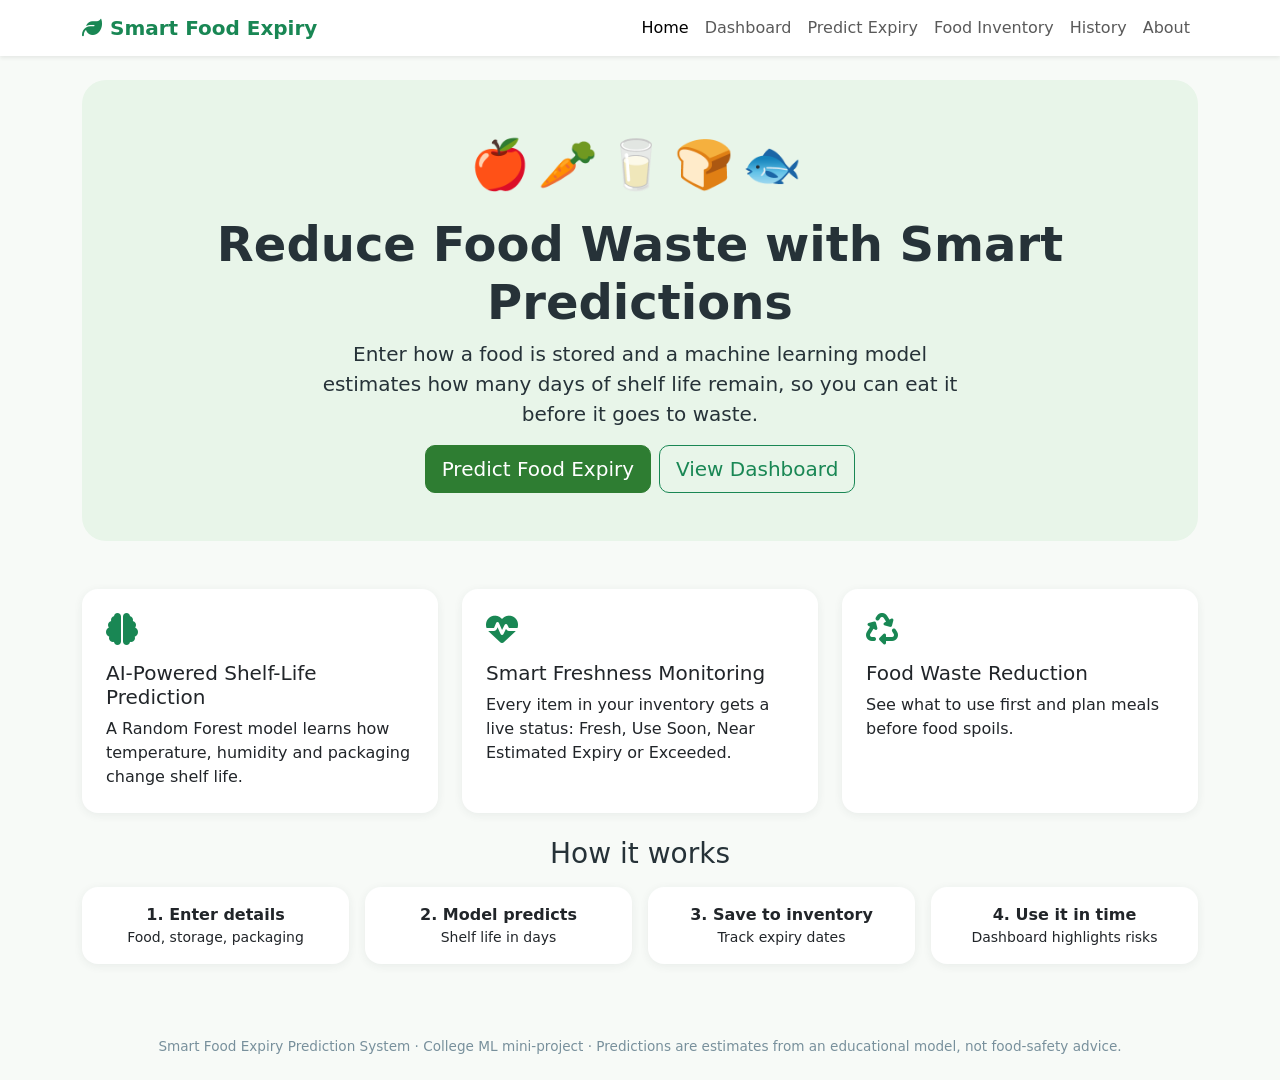
<file: smart-food-expiry-prediction/frontend/index.html>
<!DOCTYPE html><html lang="en"><head><meta charset="utf-8"><meta name="viewport" content="width=device-width,initial-scale=1">
<title>Smart Food Expiry Prediction System</title>
<link href="https://cdn.jsdelivr.net/npm/bootstrap@5.3.3/dist/css/bootstrap.min.css" rel="stylesheet">
<link href="https://cdnjs.cloudflare.com/ajax/libs/font-awesome/6.5.2/css/all.min.css" rel="stylesheet"><link href="css/style.css" rel="stylesheet"></head>
<body>
<nav class="navbar navbar-expand-lg bg-white shadow-sm"><div class="container">
<a class="navbar-brand fw-bold text-success" href="index.html"><i class="fa-solid fa-leaf me-2"></i>Smart Food Expiry</a>
<button class="navbar-toggler" data-bs-toggle="collapse" data-bs-target="#nv"><span class="navbar-toggler-icon"></span></button>
<div class="collapse navbar-collapse" id="nv"><div class="navbar-nav ms-auto">
<a class="nav-link active" href="index.html">Home</a><a class="nav-link" href="dashboard.html">Dashboard</a><a class="nav-link" href="predict.html">Predict Expiry</a>
<a class="nav-link" href="inventory.html">Food Inventory</a><a class="nav-link" href="history.html">History</a><a class="nav-link" href="about.html">About</a></div></div></div></nav>
<div class="container py-4">
<section class="hero text-center fade-in"><div class="emoji" aria-hidden="true">🍎🥕🥛🍞🐟</div>
<h1 class="display-5 fw-bold mt-3">Reduce Food Waste with Smart Predictions</h1>
<p class="lead mx-auto" style="max-width:640px">Enter how a food is stored and a machine learning model estimates how many days of shelf life remain, so you can eat it before it goes to waste.</p>
<a href="predict.html" class="btn btn-success btn-lg me-2">Predict Food Expiry</a><a href="dashboard.html" class="btn btn-outline-success btn-lg">View Dashboard</a></section>
<div class="row g-4 my-4">
<div class="col-md-4"><div class="card h-100 p-4"><i class="fa-solid fa-brain fs-2 text-success mb-3"></i><h5>AI-Powered Shelf-Life Prediction</h5><p class="mb-0">A Random Forest model learns how temperature, humidity and packaging change shelf life.</p></div></div>
<div class="col-md-4"><div class="card h-100 p-4"><i class="fa-solid fa-heart-pulse fs-2 text-success mb-3"></i><h5>Smart Freshness Monitoring</h5><p class="mb-0">Every item in your inventory gets a live status: Fresh, Use Soon, Near Estimated Expiry or Exceeded.</p></div></div>
<div class="col-md-4"><div class="card h-100 p-4"><i class="fa-solid fa-recycle fs-2 text-success mb-3"></i><h5>Food Waste Reduction</h5><p class="mb-0">See what to use first and plan meals before food spoils.</p></div></div></div>
<h3 class="text-center mb-3">How it works</h3>
<div class="row g-3 text-center mb-4">
<div class="col-md-3"><div class="card p-3"><b>1. Enter details</b><small>Food, storage, packaging</small></div></div>
<div class="col-md-3"><div class="card p-3"><b>2. Model predicts</b><small>Shelf life in days</small></div></div>
<div class="col-md-3"><div class="card p-3"><b>3. Save to inventory</b><small>Track expiry dates</small></div></div>
<div class="col-md-3"><div class="card p-3"><b>4. Use it in time</b><small>Dashboard highlights risks</small></div></div></div></div>
<div class="footer">Smart Food Expiry Prediction System · College ML mini-project · Predictions are estimates from an educational model, not food-safety advice.</div>
<script src="https://cdn.jsdelivr.net/npm/bootstrap@5.3.3/dist/js/bootstrap.bundle.min.js"></script></body></html>
</file>
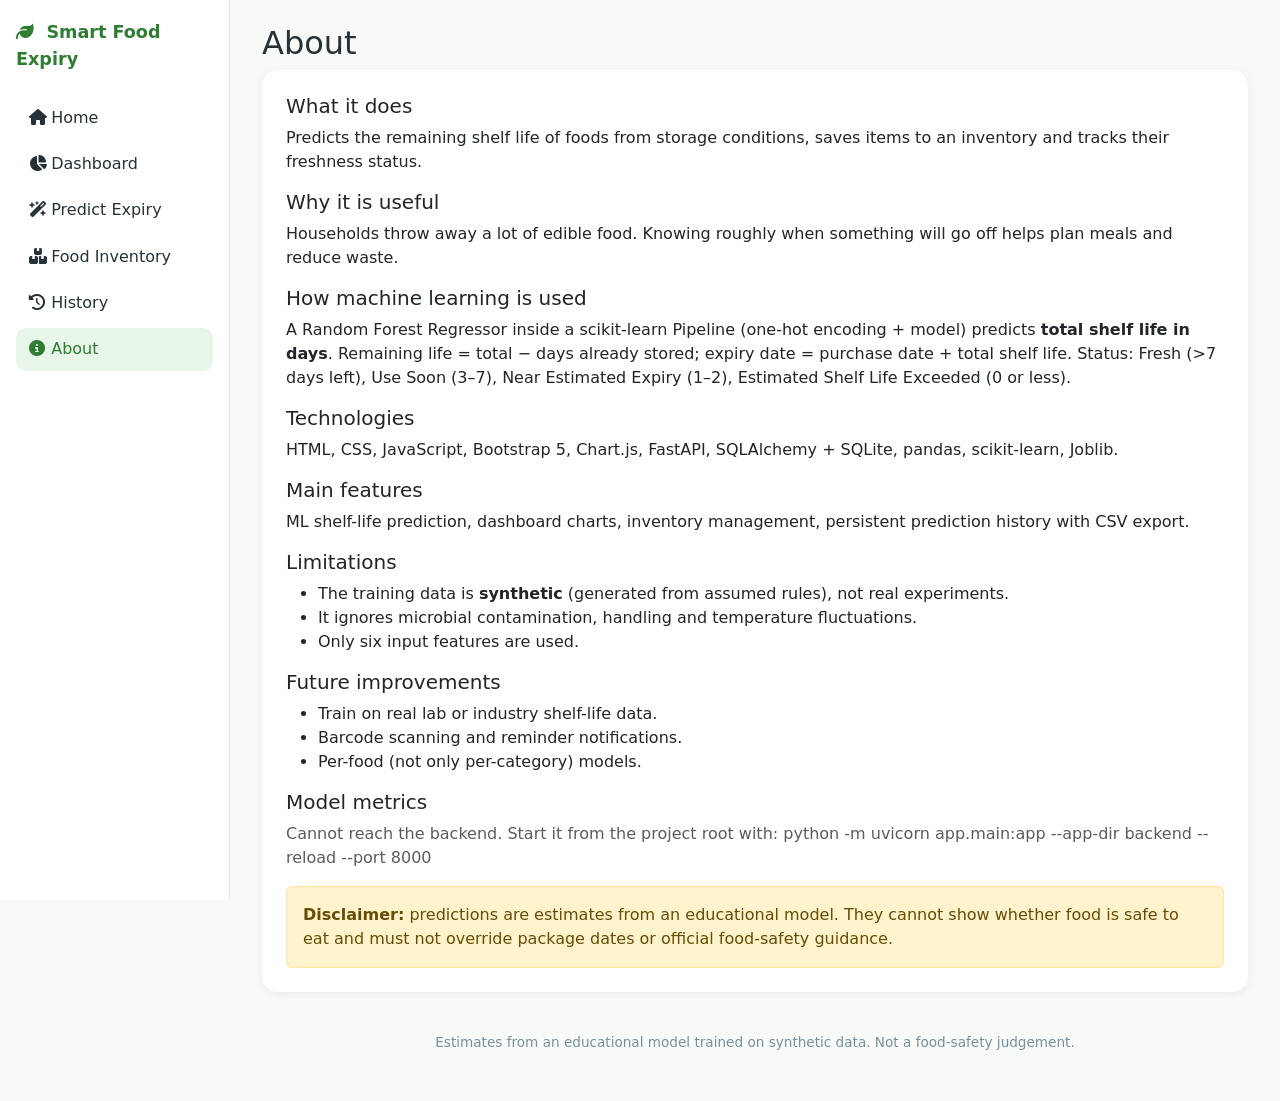
<file: smart-food-expiry-prediction/frontend/about.html>
<!DOCTYPE html><html lang="en"><head><meta charset="utf-8"><meta name="viewport" content="width=device-width,initial-scale=1"><title>About · Smart Food Expiry</title>
<link href="https://cdn.jsdelivr.net/npm/bootstrap@5.3.3/dist/css/bootstrap.min.css" rel="stylesheet">
<link href="https://cdnjs.cloudflare.com/ajax/libs/font-awesome/6.5.2/css/all.min.css" rel="stylesheet"><link href="css/style.css" rel="stylesheet"></head>
<body><aside class="sidebar" id="sidebar"></aside><main class="content"><button class="btn btn-light menu-btn mb-2" id="menuBtn"><i class="fa-solid fa-bars"></i></button>
<div id="spinner" class="d-none position-fixed top-50 start-50 translate-middle" style="z-index:3000"><div class="spinner-border text-success" style="width:3rem;height:3rem"></div></div>
<h2>About</h2><div class="card p-4 mb-3"><h5>What it does</h5><p>Predicts the remaining shelf life of foods from storage conditions, saves items to an inventory and tracks their freshness status.</p><h5>Why it is useful</h5><p>Households throw away a lot of edible food. Knowing roughly when something will go off helps plan meals and reduce waste.</p>
<h5>How machine learning is used</h5><p>A Random Forest Regressor inside a scikit-learn Pipeline (one-hot encoding + model) predicts <b>total shelf life in days</b>. Remaining life = total − days already stored; expiry date = purchase date + total shelf life. Status: Fresh (&gt;7 days left), Use Soon (3–7), Near Estimated Expiry (1–2), Estimated Shelf Life Exceeded (0 or less).</p>
<h5>Technologies</h5><p>HTML, CSS, JavaScript, Bootstrap 5, Chart.js, FastAPI, SQLAlchemy + SQLite, pandas, scikit-learn, Joblib.</p>
<h5>Main features</h5><p>ML shelf-life prediction, dashboard charts, inventory management, persistent prediction history with CSV export.</p>
<h5>Limitations</h5><ul><li>The training data is <b>synthetic</b> (generated from assumed rules), not real experiments.</li><li>It ignores microbial contamination, handling and temperature fluctuations.</li><li>Only six input features are used.</li></ul>
<h5>Future improvements</h5><ul><li>Train on real lab or industry shelf-life data.</li><li>Barcode scanning and reminder notifications.</li><li>Per-food (not only per-category) models.</li></ul>
<h5>Model metrics</h5><div id="metrics" class="text-muted">Loading...</div>
<div class="alert alert-warning mt-3 mb-0"><b>Disclaimer:</b> predictions are estimates from an educational model. They cannot show whether food is safe to eat and must not override package dates or official food-safety guidance.</div></div>
<div class="footer">Estimates from an educational model trained on synthetic data. Not a food-safety judgement.</div></main>
<script src="https://cdn.jsdelivr.net/npm/bootstrap@5.3.3/dist/js/bootstrap.bundle.min.js"></script><script src="js/api.js"></script>
<script>renderSidebar("about");Api.metrics().then(m=>{const rows=Object.entries(m.comparison).map(([k,v])=>`<tr><td>${esc(k)}</td><td>${v.mae}</td><td>${v.rmse}</td><td>${v.r2}</td></tr>`).join("");document.getElementById("metrics").innerHTML=`<p>${esc(m.dataset.source)}</p><table class="table table-sm"><thead><tr><th>Model</th><th>MAE (days)</th><th>RMSE</th><th>R²</th></tr></thead><tbody>${rows}</tbody></table><small>Test set: ${m.dataset.test_rows} rows. Model version ${esc(m.version)}.</small>`}).catch(e=>{document.getElementById("metrics").textContent=e.message})</script></body></html>
</file>
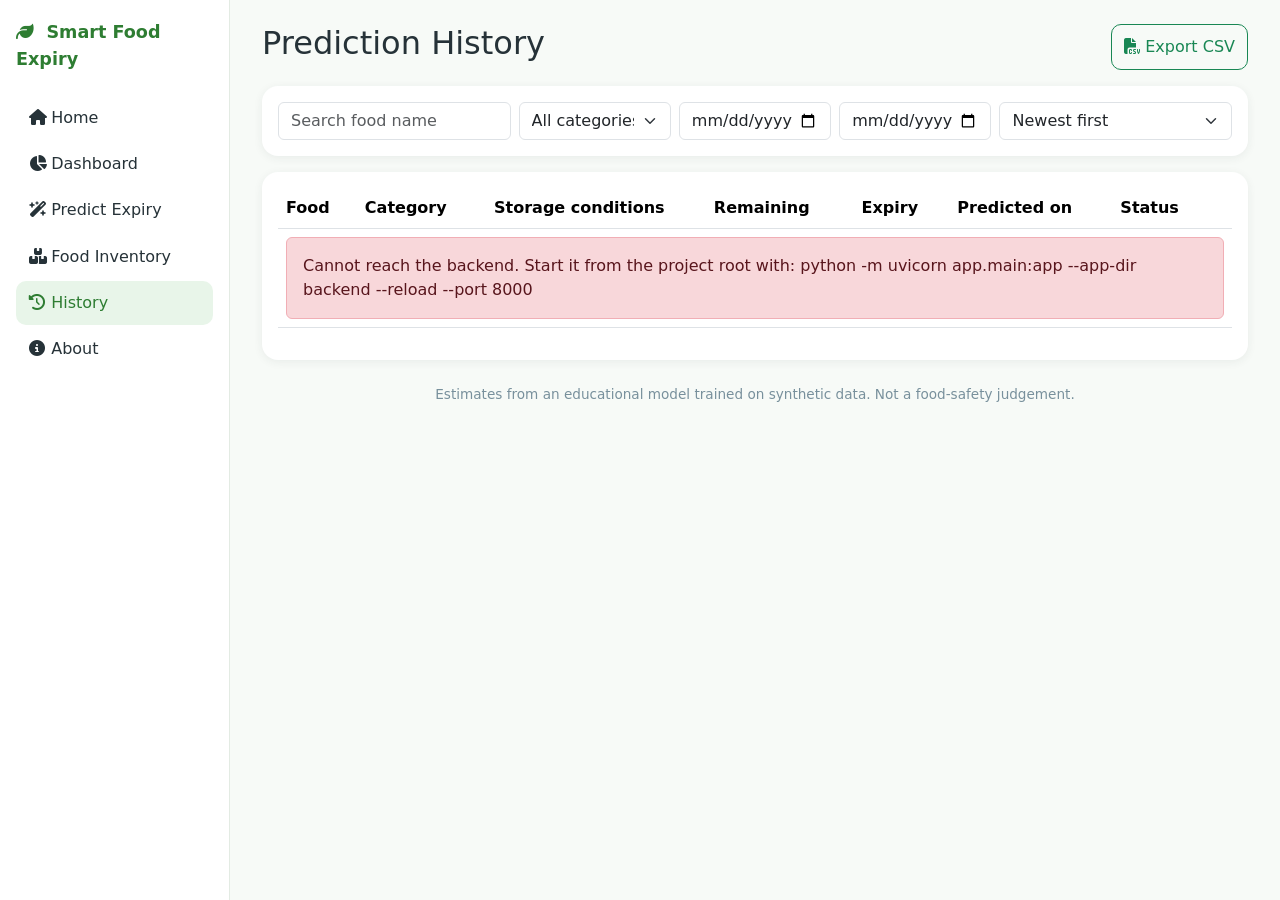
<file: smart-food-expiry-prediction/frontend/history.html>
<!DOCTYPE html><html lang="en"><head><meta charset="utf-8"><meta name="viewport" content="width=device-width,initial-scale=1"><title>History · Smart Food Expiry</title>
<link href="https://cdn.jsdelivr.net/npm/bootstrap@5.3.3/dist/css/bootstrap.min.css" rel="stylesheet">
<link href="https://cdnjs.cloudflare.com/ajax/libs/font-awesome/6.5.2/css/all.min.css" rel="stylesheet"><link href="css/style.css" rel="stylesheet"></head>
<body><aside class="sidebar" id="sidebar"></aside><main class="content"><button class="btn btn-light menu-btn mb-2" id="menuBtn"><i class="fa-solid fa-bars"></i></button>
<div id="spinner" class="d-none position-fixed top-50 start-50 translate-middle" style="z-index:3000"><div class="spinner-border text-success" style="width:3rem;height:3rem"></div></div>
<div class="d-flex justify-content-between mb-3 flex-wrap gap-2"><h2>Prediction History</h2><button class="btn btn-outline-success" id="csv"><i class="fa-solid fa-file-csv"></i> Export CSV</button></div>
<div class="card p-3 mb-3"><div class="row g-2"><div class="col-md-3"><input id="q" class="form-control" placeholder="Search food name"></div><div class="col-md-2"><select id="fc" class="form-select"><option value="">All categories</option></select></div>
<div class="col-md-2"><input id="df" type="date" class="form-control" title="From"></div><div class="col-md-2"><input id="dt" type="date" class="form-control" title="To"></div>
<div class="col-md-3"><select id="so" class="form-select"><option value="newest">Newest first</option><option value="oldest">Oldest first</option><option value="shelf_asc">Shelf life: low to high</option><option value="shelf_desc">Shelf life: high to low</option></select></div></div></div>
<div class="card p-3"><div class="table-responsive"><table class="table align-middle"><thead><tr><th>Food</th><th>Category</th><th>Storage conditions</th><th>Remaining</th><th>Expiry</th><th>Predicted on</th><th>Status</th><th></th></tr></thead><tbody id="rows"></tbody></table></div></div>
<div class="modal fade" id="dm"><div class="modal-dialog"><div class="modal-content"><div class="modal-header"><h5 id="dmt"></h5><button class="btn-close" data-bs-dismiss="modal"></button></div><div class="modal-body" id="dmb"></div></div></div></div>
<div class="footer">Estimates from an educational model trained on synthetic data. Not a food-safety judgement.</div></main>
<script src="https://cdn.jsdelivr.net/npm/bootstrap@5.3.3/dist/js/bootstrap.bundle.min.js"></script><script src="js/api.js"></script>
<script src="js/history.js"></script></body></html>
</file>
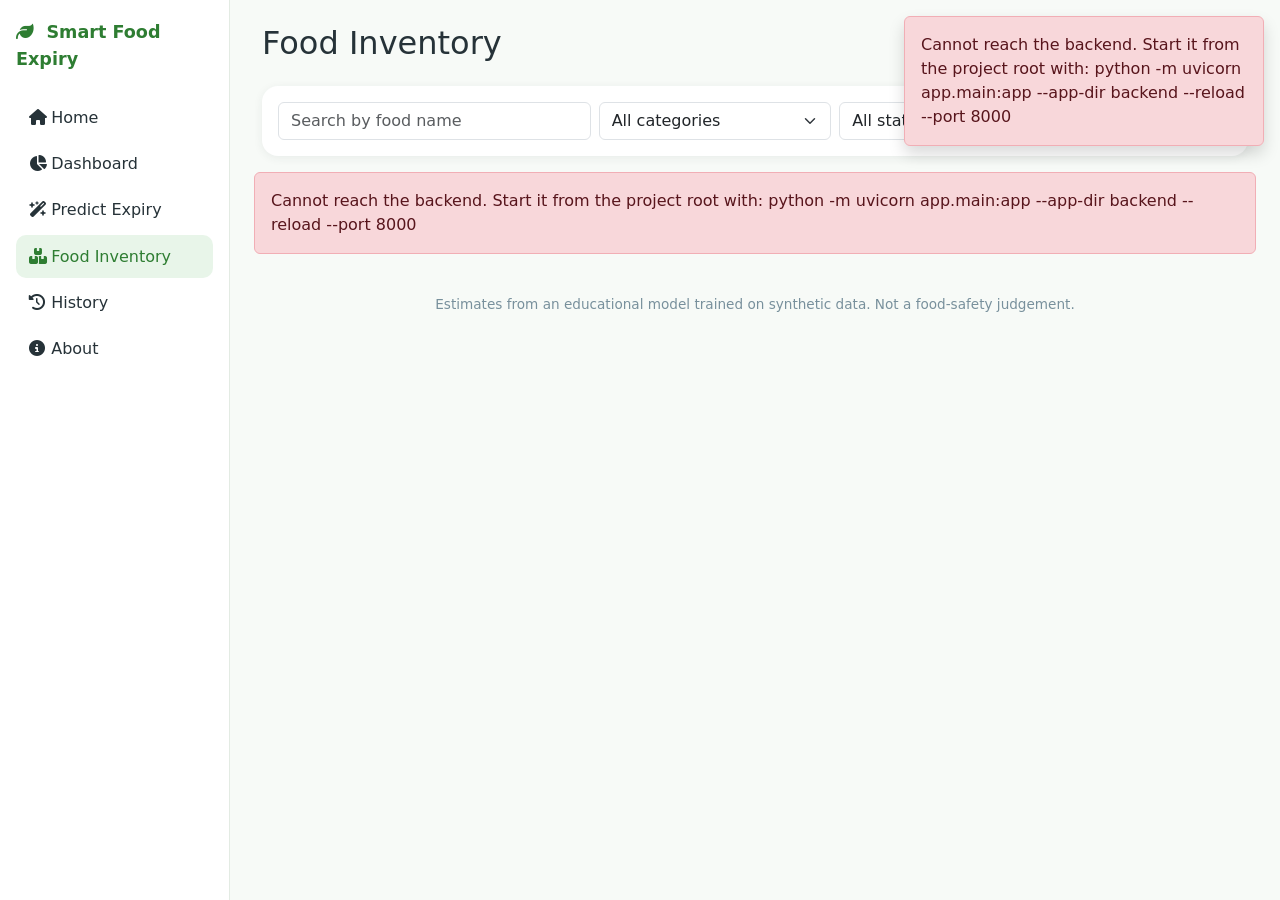
<file: smart-food-expiry-prediction/frontend/inventory.html>
<!DOCTYPE html><html lang="en"><head><meta charset="utf-8"><meta name="viewport" content="width=device-width,initial-scale=1"><title>Food Inventory · Smart Food Expiry</title>
<link href="https://cdn.jsdelivr.net/npm/bootstrap@5.3.3/dist/css/bootstrap.min.css" rel="stylesheet">
<link href="https://cdnjs.cloudflare.com/ajax/libs/font-awesome/6.5.2/css/all.min.css" rel="stylesheet"><link href="css/style.css" rel="stylesheet"></head>
<body><aside class="sidebar" id="sidebar"></aside><main class="content"><button class="btn btn-light menu-btn mb-2" id="menuBtn"><i class="fa-solid fa-bars"></i></button>
<div id="spinner" class="d-none position-fixed top-50 start-50 translate-middle" style="z-index:3000"><div class="spinner-border text-success" style="width:3rem;height:3rem"></div></div>
<div class="d-flex justify-content-between mb-3 flex-wrap gap-2"><h2>Food Inventory</h2><button class="btn btn-success" id="add"><i class="fa-solid fa-plus"></i> Add Food Item</button></div>
<div class="card p-3 mb-3"><div class="row g-2"><div class="col-md-4"><input id="q" class="form-control" placeholder="Search by food name"></div><div class="col-md-3"><select id="fc" class="form-select"><option value="">All categories</option></select></div>
<div class="col-md-3"><select id="fs" class="form-select"><option value="">All statuses</option><option>Fresh</option><option>Use Soon</option><option>Near Estimated Expiry</option><option>Estimated Shelf Life Exceeded</option></select></div>
<div class="col-md-2"><select id="so" class="form-select"><option value="expiry_asc">Expiry: soonest</option><option value="expiry_desc">Expiry: latest</option></select></div></div></div>
<div id="list" class="row g-3"></div>
<div class="modal fade" id="fm"><div class="modal-dialog modal-lg"><div class="modal-content"><div class="modal-header"><h5 id="fmt"></h5><button class="btn-close" data-bs-dismiss="modal"></button></div><div class="modal-body"><div id="fmform"></div></div><div class="modal-footer"><button class="btn btn-light" data-bs-dismiss="modal">Cancel</button><button class="btn btn-success" id="fsave">Save</button></div></div></div></div>
<div class="footer">Estimates from an educational model trained on synthetic data. Not a food-safety judgement.</div></main>
<script src="https://cdn.jsdelivr.net/npm/bootstrap@5.3.3/dist/js/bootstrap.bundle.min.js"></script><script src="js/api.js"></script>
<script src="js/inventory.js"></script></body></html>
</file>
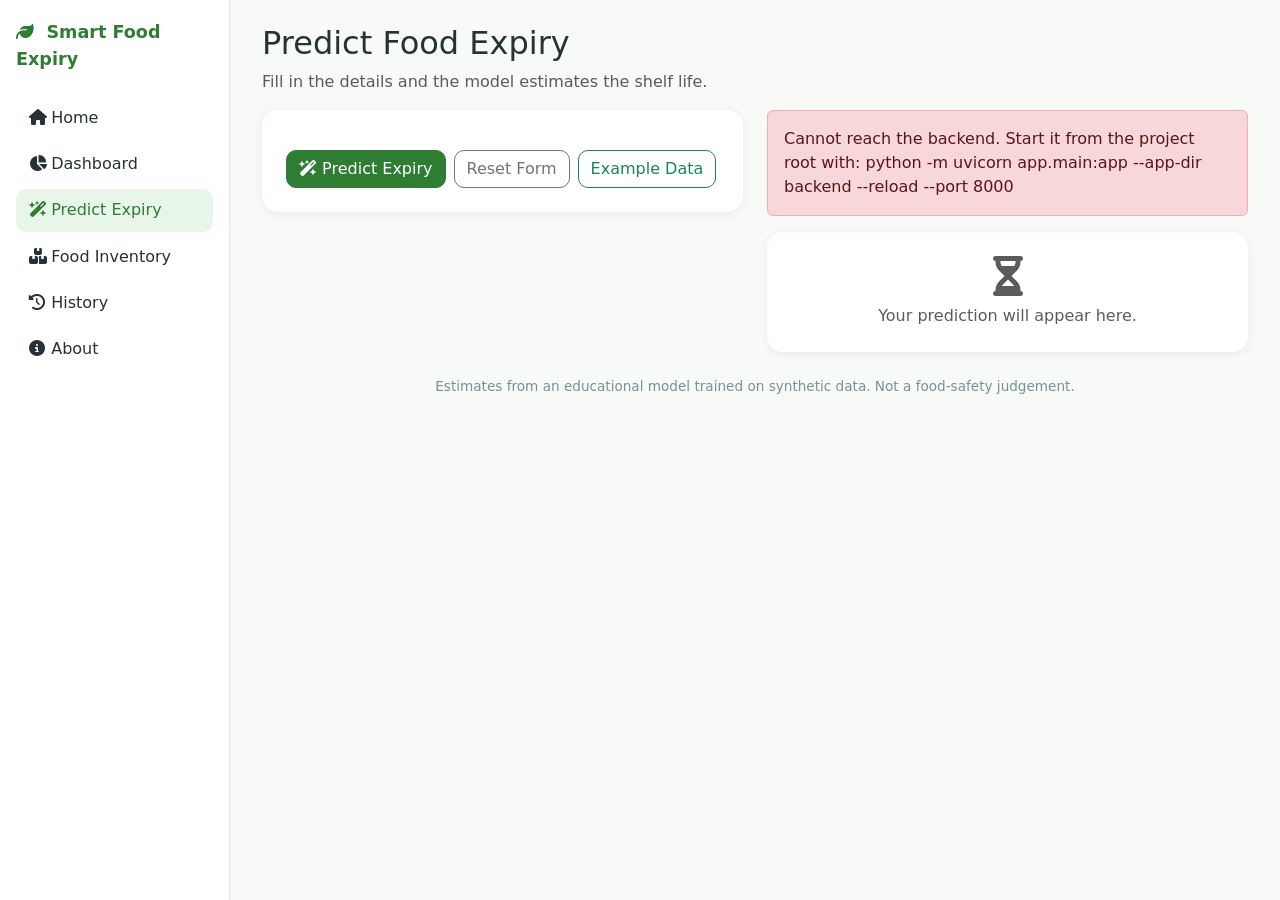
<file: smart-food-expiry-prediction/frontend/predict.html>
<!DOCTYPE html><html lang="en"><head><meta charset="utf-8"><meta name="viewport" content="width=device-width,initial-scale=1"><title>Predict Expiry · Smart Food Expiry</title>
<link href="https://cdn.jsdelivr.net/npm/bootstrap@5.3.3/dist/css/bootstrap.min.css" rel="stylesheet">
<link href="https://cdnjs.cloudflare.com/ajax/libs/font-awesome/6.5.2/css/all.min.css" rel="stylesheet"><link href="css/style.css" rel="stylesheet"></head>
<body><aside class="sidebar" id="sidebar"></aside><main class="content"><button class="btn btn-light menu-btn mb-2" id="menuBtn"><i class="fa-solid fa-bars"></i></button>
<div id="spinner" class="d-none position-fixed top-50 start-50 translate-middle" style="z-index:3000"><div class="spinner-border text-success" style="width:3rem;height:3rem"></div></div>
<h2>Predict Food Expiry</h2><p class="text-muted">Fill in the details and the model estimates the shelf life.</p>
<div class="row g-4"><div class="col-xl-6"><div class="card p-4"><form id="form" novalidate></form><div class="mt-3 d-flex gap-2 flex-wrap"><button class="btn btn-success" id="go"><i class="fa-solid fa-wand-magic-sparkles"></i> Predict Expiry</button><button class="btn btn-outline-secondary" id="reset" type="button">Reset Form</button><button class="btn btn-outline-success" id="example" type="button">Example Data</button></div></div></div>
<div class="col-xl-6"><div id="alert"></div><div id="result"><div class="card p-4 text-muted text-center"><i class="fa-solid fa-hourglass-half fs-1 mb-2"></i>Your prediction will appear here.</div></div></div></div>
<div class="footer">Estimates from an educational model trained on synthetic data. Not a food-safety judgement.</div></main>
<script src="https://cdn.jsdelivr.net/npm/bootstrap@5.3.3/dist/js/bootstrap.bundle.min.js"></script><script src="js/api.js"></script>
<script src="js/predict.js"></script></body></html>
</file>
<file: smart-food-expiry-prediction/frontend/css/style.css>
:root{--g:#2E7D32;--lg:#E8F5E9;--bg:#F7FAF7;--tx:#263238;--warn:#F9A825;--bad:#D84343}
body{background:var(--bg);color:var(--tx);font-family:'Segoe UI',system-ui,sans-serif}
.sidebar{position:fixed;inset:0 auto 0 0;width:230px;background:#fff;border-right:1px solid #e3ebe3;padding:1.2rem 1rem;z-index:100;transition:transform .25s}
.brand{font-weight:700;color:var(--g);font-size:1.1rem;text-decoration:none;display:block;margin-bottom:1.5rem}
.sidebar a.nav-link{color:var(--tx);border-radius:10px;padding:.6rem .8rem;margin-bottom:.2rem;transition:.2s}
.sidebar a.nav-link:hover,.sidebar a.nav-link.active{background:var(--lg);color:var(--g)}
.sidebar i{width:1.4rem}
.content{margin-left:230px;padding:1.5rem 2rem}
.menu-btn{display:none}
@media(max-width:991px){.sidebar{transform:translateX(-100%)}.sidebar.open{transform:none}.content{margin-left:0;padding:1rem}.menu-btn{display:inline-block}}
.card{border:0;border-radius:16px;box-shadow:0 2px 10px rgba(38,50,56,.07)}
.btn-success,.btn-success:disabled{background:var(--g);border-color:var(--g)}
.btn{border-radius:10px;transition:.2s}.btn:hover{transform:translateY(-1px)}
.stat i{font-size:1.6rem;color:var(--g);background:var(--lg);border-radius:12px;padding:.7rem;width:3rem;text-align:center}
.badge-Fresh{background:var(--g)}.badge-Use{background:var(--warn);color:#000}
.badge-Near{background:#EF6C00}.badge-Estimated{background:var(--bad)}
.status-badge{padding:.4em .7em;border-radius:20px;color:#fff;font-size:.8rem}
.hero{background:var(--lg);border-radius:24px;padding:3rem 2rem}
.hero .emoji{font-size:3rem;letter-spacing:.5rem}
.result-icon{font-size:3rem}
.fade-in{animation:fade .4s}@keyframes fade{from{opacity:0;transform:translateY(8px)}to{opacity:1}}
.item-warn{border-left:5px solid var(--warn)}.item-bad{border-left:5px solid var(--bad)}
.footer{color:#78909c;font-size:.85rem;text-align:center;padding:1.5rem}
#toasts{position:fixed;top:1rem;right:1rem;z-index:2000;max-width:360px}
</file>
